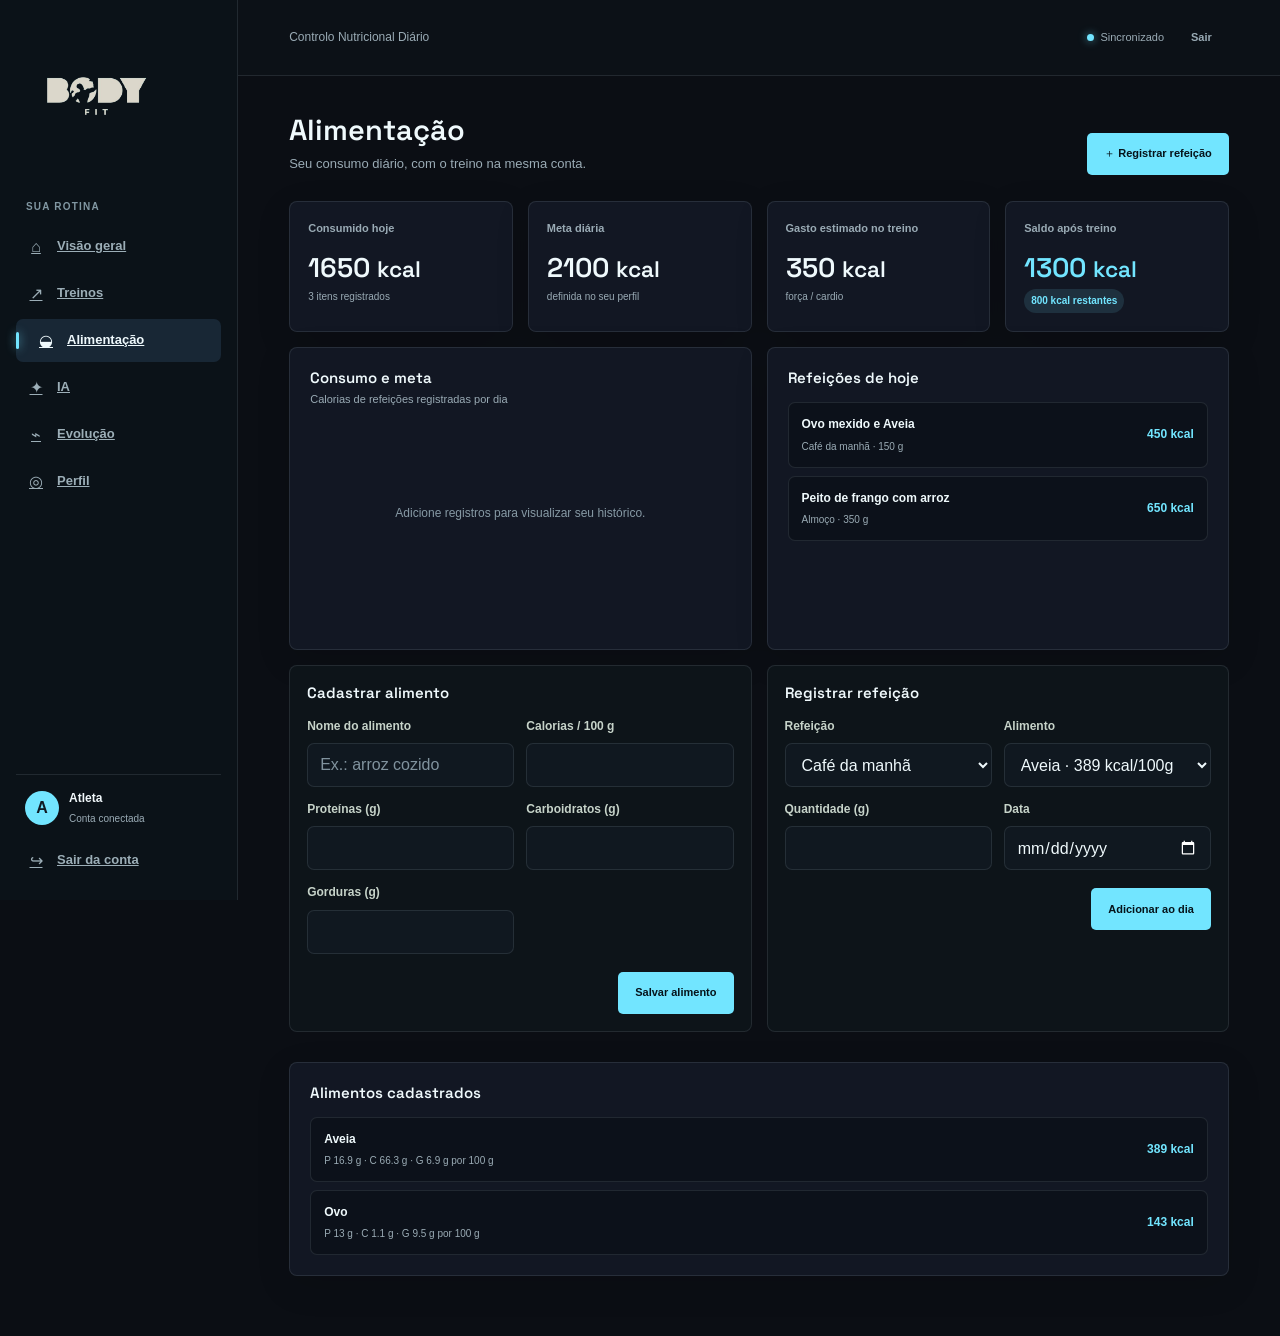
<file: alimentacao.html>
<!doctype html>
<html lang="pt-BR">
<head>
  <meta charset="utf-8">
  <meta name="viewport" content="width=device-width, initial-scale=1">
  <meta name="theme-color" content="#20392b">
  <meta name="description" content="Alimentação e balanço calórico no Body Fit.">
  <title>Alimentação | Body Fit</title>
  <link rel="preconnect" href="https://fonts.googleapis.com">
  <link rel="preconnect" href="https://fonts.gstatic.com" crossorigin>
  <link href="https://fonts.googleapis.com/css2?family=DM+Sans:wght@400;500;600;700&family=Space+Grotesk:wght@400;500;600;700&display=swap" rel="stylesheet">
  <link rel="stylesheet" href="styles.css">
  <link rel="stylesheet" href="cyber-theme.css">
  <link rel="stylesheet" href="auth.css">
  <link rel="stylesheet" href="charts.css">
  <link rel="stylesheet" href="alimentacao.css">
</head>
<body data-page="diet">
  <div class="app-shell">
    <aside class="sidebar">
      <a class="brand" href="index.html" aria-label="Body Fit">
        <span class="brand-logo-frame"><img class="brand-logo" src="img/bodyfit2-removebg-preview.png" alt="Body Fit"></span>
      </a>
      <div class="side-label">Sua rotina</div>
      <nav class="nav-list" aria-label="Navegação principal">
        <a href="home.html" class="nav-item"><span class="nav-icon">⌂</span><span>Visão geral</span></a>
        <a href="treinos.html" class="nav-item"><span class="nav-icon">↗</span><span>Treinos</span></a>
        <a href="alimentacao.html" class="nav-item active"><span class="nav-icon">◒</span><span>Alimentação</span></a>
        <a href="ia-coach.html" class="nav-item"><span class="nav-icon">✦</span><span>IA</span></a>
        <a href="evolucao.html" class="nav-item"><span class="nav-icon">⌁</span><span>Evolução</span></a>
        <a href="perfil.html" class="nav-item"><span class="nav-icon">◎</span><span>Perfil</span></a>
      </nav>
      <div class="sidebar-bottom">
        <div class="user-mini">
          <div class="avatar">A</div>
          <div style="min-width:0">
            <div class="user-name">Atleta</div>
            <div class="user-mode">Conta conectada</div>
          </div>
        </div>
        <a href="login.html" class="nav-item"><span class="nav-icon">↪</span><span>Sair da conta</span></a>
      </div>
    </aside>

    <section class="main-area">
      <header class="topbar">
        <div class="topbar-date">Controlo Nutricional Diário</div>
        <div class="topbar-right">
          <span class="sync-indicator"><i class="sync-dot"></i>Sincronizado</span>
          <a href="login.html" class="btn btn-quiet">Sair</a>
        </div>
      </header>
      <main class="page-content">
        <div class="page-heading">
          <div>
            <h1>Alimentação</h1>
            <p>Seu consumo diário, com o treino na mesma conta.</p>
          </div>
          <div class="heading-actions">
            <a href="#meal-form" class="btn">＋ Registrar refeição</a>
          </div>
        </div>

        <div class="grid grid-4">
          <div class="stat">
            <div class="stat-label">Consumido hoje</div>
            <div class="stat-value">1650 <small>kcal</small></div>
            <div class="stat-note">3 itens registrados</div>
          </div>
          <div class="stat">
            <div class="stat-label">Meta diária</div>
            <div class="stat-value">2100 <small>kcal</small></div>
            <div class="stat-note">definida no seu perfil</div>
          </div>
          <div class="stat">
            <div class="stat-label">Gasto estimado no treino</div>
            <div class="stat-value">350 <small>kcal</small></div>
            <div class="stat-note">força / cardio</div>
          </div>
          <div class="stat">
            <div class="stat-label">Saldo após treino</div>
            <div class="stat-value stat-accent">1300 <small>kcal</small></div>
            <div class="stat-note"><span class="badge">800 kcal restantes</span></div>
          </div>
        </div>

        <div style="height:15px"></div>

        <div class="grid grid-2">
          <section class="panel">
            <div class="panel-head"><div><h2>Consumo e meta</h2><p>Calorias de refeições registradas por dia</p></div></div>
            <div class="chart-wrap"><div class="chart-empty">Adicione registros para visualizar seu histórico.</div></div>
          </section>
          <section class="panel">
            <div class="panel-head"><div><h2>Refeições de hoje</h2></div></div>
            <div class="list">
              <div class="list-row">
                <div class="row-main">
                  <div class="row-title">Ovo mexido e Aveia</div>
                  <div class="row-meta">Café da manhã · 150 g</div>
                </div>
                <div class="row-value">450 kcal</div>
              </div>
              <div class="list-row">
                <div class="row-main">
                  <div class="row-title">Peito de frango com arroz</div>
                  <div class="row-meta">Almoço · 350 g</div>
                </div>
                <div class="row-value">650 kcal</div>
              </div>
            </div>
          </section>
        </div>

        <div style="height:15px"></div>

        <div class="grid grid-2">
          <section class="inline-form">
            <div class="panel-head"><div><h2>Cadastrar alimento</h2></div></div>
            <form id="food-form" action="#" onsubmit="return false;">
              <div class="form-grid">
                <div class="field"><label for="food-name">Nome do alimento</label><input id="food-name" name="name" type="text" placeholder="Ex.: arroz cozido" required></div>
                <div class="field"><label for="food-calories">Calorias / 100 g</label><input id="food-calories" name="calories" type="number" step=".1" required></div>
                <div class="field"><label for="food-protein">Proteínas (g)</label><input id="food-protein" name="protein" type="number" step=".1" required></div>
                <div class="field"><label for="food-carbs">Carboidratos (g)</label><input id="food-carbs" name="carbs" type="number" step=".1" required></div>
                <div class="field"><label for="food-fat">Gorduras (g)</label><input id="food-fat" name="fat" type="number" step=".1" required></div>
              </div>
              <div class="form-actions"><button class="btn" type="submit">Salvar alimento</button></div>
            </form>
          </section>

          <section class="inline-form" id="meal-form">
            <div class="panel-head"><div><h2>Registrar refeição</h2></div></div>
            <form id="meal-form-data" action="#" onsubmit="return false;">
              <div class="form-grid">
                <div class="field">
                  <label for="meal-type">Refeição</label>
                  <select id="meal-type" name="meal" required>
                    <option value="Café da manhã">Café da manhã</option>
                    <option value="Almoço">Almoço</option>
                    <option value="Lanche">Lanche</option>
                    <option value="Jantar">Jantar</option>
                  </select>
                </div>
                <div class="field">
                  <label for="meal-food">Alimento</label>
                  <select id="meal-food" name="foodId" required>
                    <option value="f1">Aveia · 389 kcal/100g</option>
                    <option value="f2">Ovo · 143 kcal/100g</option>
                    <option value="f3">Peito de frango · 165 kcal/100g</option>
                  </select>
                </div>
                <div class="field"><label for="meal-amount">Quantidade (g)</label><input id="meal-amount" name="amount" type="number" step=".1" required></div>
                <div class="field"><label for="meal-date">Data</label><input id="meal-date" name="date" type="date" required></div>
              </div>
              <div class="form-actions"><button class="btn" type="submit">Adicionar ao dia</button></div>
            </form>
          </section>
        </div>

        <section class="panel" style="margin-top:15px;">
          <div class="panel-head"><div><h2>Alimentos cadastrados</h2></div></div>
          <div class="list">
            <div class="list-row">
              <div class="row-main">
                <div class="row-title">Aveia</div>
                <div class="row-meta">P 16.9 g · C 66.3 g · G 6.9 g por 100 g</div>
              </div>
              <div class="row-value">389 kcal</div>
            </div>
            <div class="list-row">
              <div class="row-main">
                <div class="row-title">Ovo</div>
                <div class="row-meta">P 13 g · C 1.1 g · G 9.5 g por 100 g</div>
              </div>
              <div class="row-value">143 kcal</div>
            </div>
          </div>
        </section>
      </main>
    </section>

    <nav class="mobile-nav" aria-label="Navegação móvel">
      <a href="home.html" class="nav-item"><span class="nav-icon">⌂</span><span>Início</span></a>
      <a href="treinos.html" class="nav-item"><span class="nav-icon">↗</span><span>Treinos</span></a>
      <a href="alimentacao.html" class="nav-item active"><span class="nav-icon">◒</span><span>Dieta</span></a>
      <a href="ia-coach.html" class="nav-item"><span class="nav-icon">✦</span><span>IA</span></a>
      <a href="evolucao.html" class="nav-item"><span class="nav-icon">⌁</span><span>Evolução</span></a>
      <a href="perfil.html" class="nav-item"><span class="nav-icon">◎</span><span>Perfil</span></a>
    </nav>
  </div>
</body>
</html>
</file>
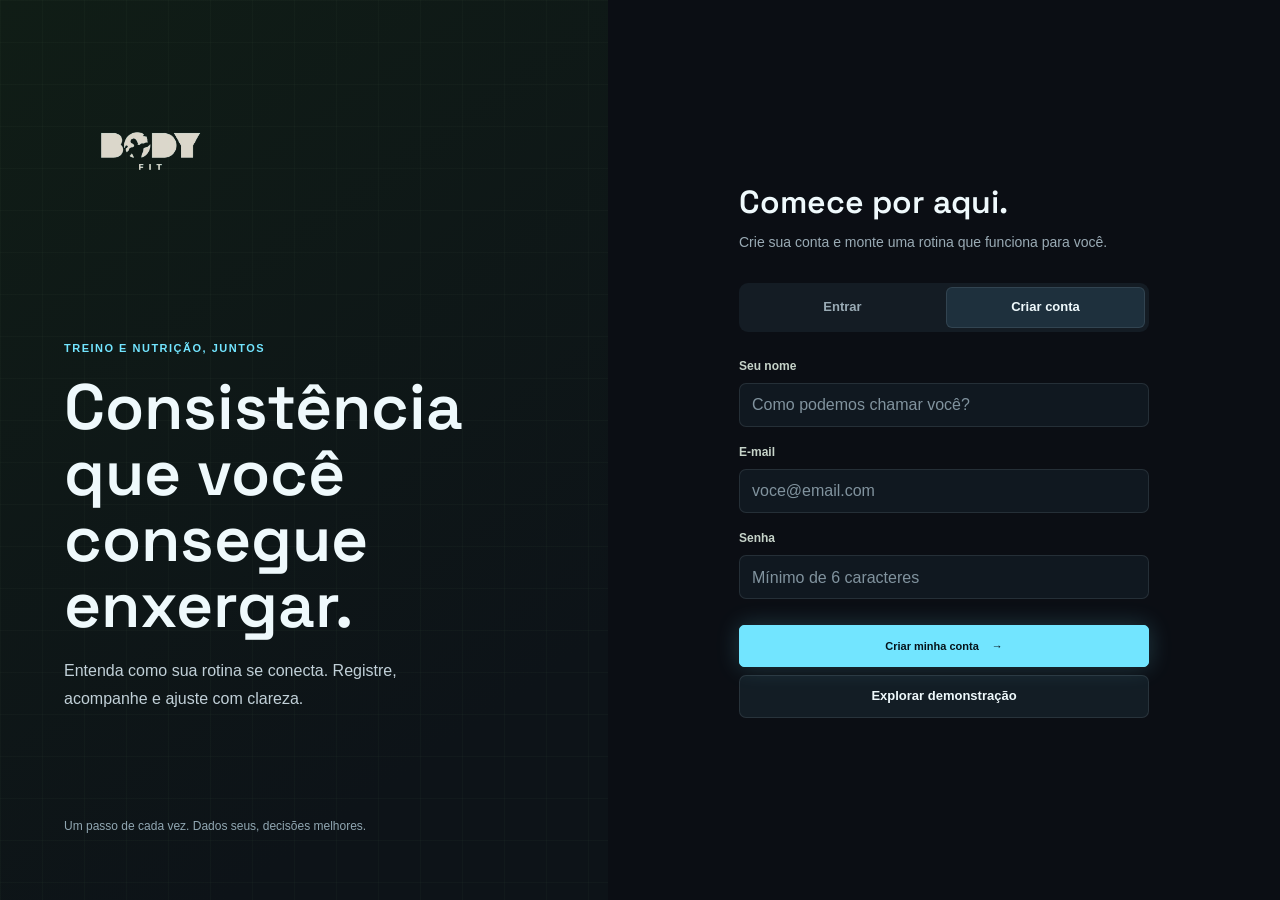
<file: cadastro.html>
<!doctype html>
<html lang="pt-BR">
<head>
  <meta charset="utf-8">
  <meta name="viewport" content="width=device-width, initial-scale=1">
  <meta name="theme-color" content="#0b0e14">
  <meta name="description" content="Crie sua conta Body Fit.">
  <title>Criar conta | Body Fit</title>
  <link rel="preconnect" href="https://fonts.googleapis.com">
  <link rel="preconnect" href="https://fonts.gstatic.com" crossorigin>
  <link href="https://fonts.googleapis.com/css2?family=DM+Sans:wght@400;500;600;700&family=Space+Grotesk:wght@400;500;600;700&display=swap" rel="stylesheet">
  <link rel="stylesheet" href="styles.css">
  <link rel="stylesheet" href="cyber-theme.css">
  <link rel="stylesheet" href="auth.css">
  <link rel="stylesheet" href="cadastro.css">
</head>
<body class="register-page" data-page="register">
  <section class="auth-shell">
    <aside class="auth-story">
      <a class="brand" href="index.html" aria-label="Body Fit">
        <span class="brand-logo-frame"><img class="brand-logo" src="img/bodyfit2-removebg-preview.png" alt="Body Fit"></span>
      </a>
      <div class="story-copy">
        <div class="eyebrow">Treino e nutrição, juntos</div>
        <h1>Consistência que você consegue enxergar.</h1>
        <p>Entenda como sua rotina se conecta. Registre, acompanhe e ajuste com clareza.</p>
      </div>
      <div class="story-foot">Um passo de cada vez. Dados seus, decisões melhores.</div>
    </aside>

    <section class="auth-panel">
      <div class="auth-form-wrap">
        <h2>Comece por aqui.</h2>
        <p class="auth-sub">Crie sua conta e monte uma rotina que funciona para você.</p>
        
        <div class="auth-tabs">
          <a href="login.html" class="auth-tab">Entrar</a>
          <a href="cadastro.html" class="auth-tab active">Criar conta</a>
        </div>

        <form id="auth-form" class="register-form">
          <div class="field">
            <label for="auth-name">Seu nome</label>
            <input id="auth-name" name="name" autocomplete="name" placeholder="Como podemos chamar você?" required maxlength="60">
          </div>
          <div class="field">
            <label for="auth-email">E-mail</label>
            <input id="auth-email" name="email" type="email" autocomplete="email" placeholder="voce@email.com" required>
          </div>
          <div class="field">
            <label for="auth-password">Senha</label>
            <input id="auth-password" name="password" type="password" autocomplete="new-password" placeholder="Mínimo de 6 caracteres" minlength="6" required>
          </div>
          <button class="btn btn-primary" type="submit">Criar minha conta <span aria-hidden="true">→</span></button>
          <p class="auth-error" id="auth-error" role="alert" aria-live="polite"></p>
        </form>

        <a href="demo.html" class="demo-button register-demo-link">Explorar demonstração</a>
      </div>
    </section>
  </section>
  <script src="firebase-config.js"></script>
  <script type="module" src="cadastro.js"></script>
</body>
</html>
</file>
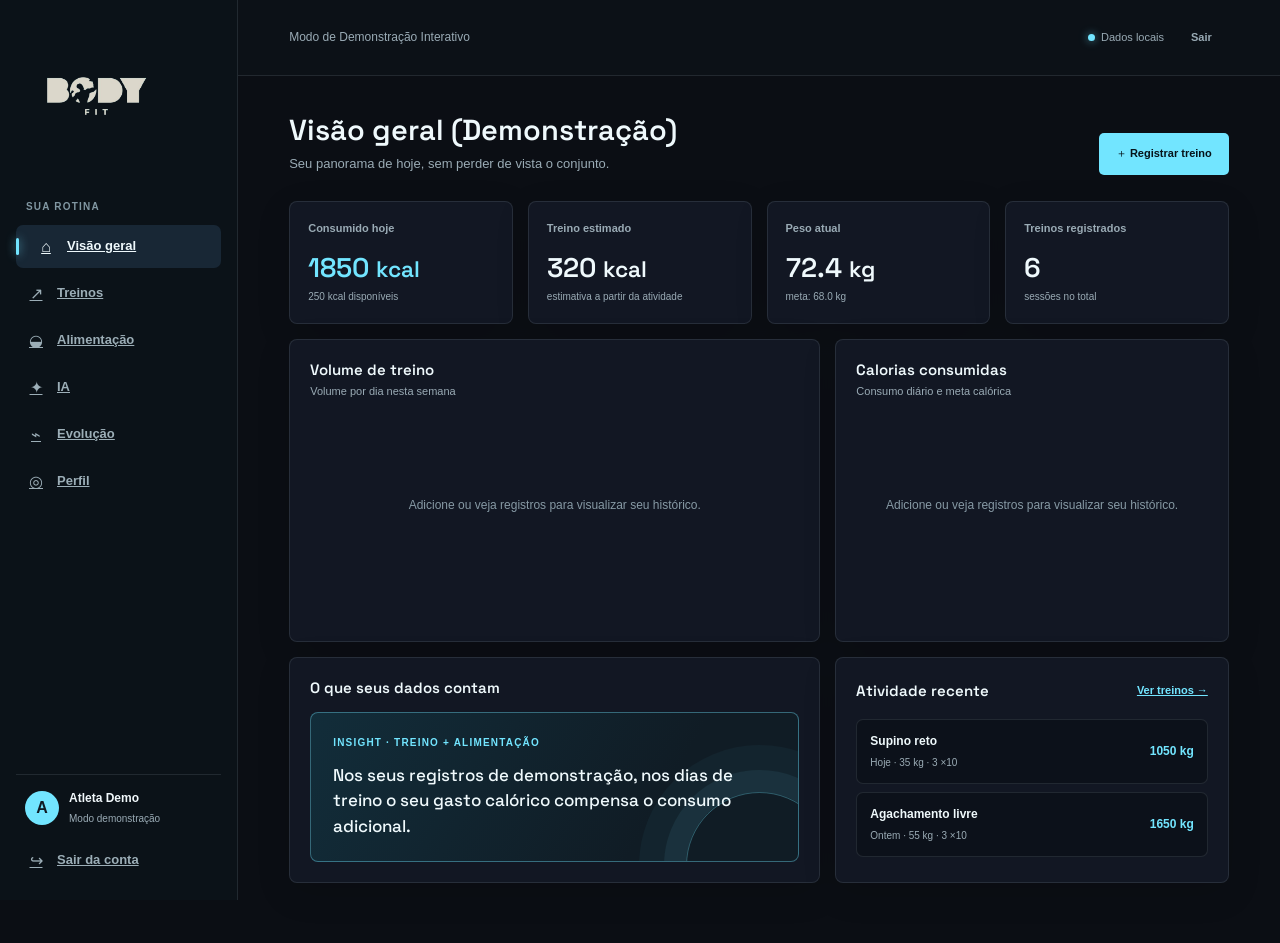
<file: demo.html>
<!doctype html>
<html lang="pt-BR">
<head>
  <meta charset="utf-8">
  <meta name="viewport" content="width=device-width, initial-scale=1">
  <meta name="theme-color" content="#0b0e14">
  <meta name="description" content="Demonstração local da plataforma Body Fit.">
  <title>Demonstração | Body Fit</title>
  <link rel="preconnect" href="https://fonts.googleapis.com">
  <link rel="preconnect" href="https://fonts.gstatic.com" crossorigin>
  <link href="https://fonts.googleapis.com/css2?family=DM+Sans:wght@400;500;600;700&family=Space+Grotesk:wght@400;500;600;700&display=swap" rel="stylesheet">
  <link rel="stylesheet" href="styles.css">
  <link rel="stylesheet" href="cyber-theme.css">
  <link rel="stylesheet" href="charts.css">
  <link rel="stylesheet" href="home.css">
</head>
<body data-page="demo">
  <div class="app-shell">
    <aside class="sidebar">
      <a class="brand" href="index.html" aria-label="Body Fit">
        <span class="brand-logo-frame"><img class="brand-logo" src="img/bodyfit2-removebg-preview.png" alt="Body Fit"></span>
      </a>
      <div class="side-label">Sua rotina</div>
      <nav class="nav-list" aria-label="Navegação principal">
        <a href="home.html" class="nav-item active"><span class="nav-icon">⌂</span><span>Visão geral</span></a>
        <a href="treinos.html" class="nav-item"><span class="nav-icon">↗</span><span>Treinos</span></a>
        <a href="alimentacao.html" class="nav-item"><span class="nav-icon">◒</span><span>Alimentação</span></a>
        <a href="ia-coach.html" class="nav-item"><span class="nav-icon">✦</span><span>IA</span></a>
        <a href="evolucao.html" class="nav-item"><span class="nav-icon">⌁</span><span>Evolução</span></a>
        <a href="perfil.html" class="nav-item"><span class="nav-icon">◎</span><span>Perfil</span></a>
      </nav>
      <div class="sidebar-bottom">
        <div class="user-mini">
          <div class="avatar">A</div>
          <div style="min-width:0">
            <div class="user-name">Atleta Demo</div>
            <div class="user-mode">Modo demonstração</div>
          </div>
        </div>
        <a href="login.html" class="nav-item"><span class="nav-icon">↪</span><span>Sair da conta</span></a>
      </div>
    </aside>

    <section class="main-area">
      <header class="topbar">
        <div class="topbar-date">Modo de Demonstração Interativo</div>
        <div class="topbar-right">
          <span class="sync-indicator"><i class="sync-dot"></i>Dados locais</span>
          <a href="login.html" class="btn btn-quiet">Sair</a>
        </div>
      </header>
      <main class="page-content">
        <div class="page-heading">
          <div>
            <h1>Visão geral (Demonstração)</h1>
            <p>Seu panorama de hoje, sem perder de vista o conjunto.</p>
          </div>
          <div class="heading-actions">
            <a href="treinos.html" class="btn">＋ Registrar treino</a>
          </div>
        </div>

        <div class="grid grid-4">
          <div class="stat">
            <div class="stat-label">Consumido hoje</div>
            <div class="stat-value stat-accent">1850 <small>kcal</small></div>
            <div class="stat-note">250 kcal disponíveis</div>
          </div>
          <div class="stat">
            <div class="stat-label">Treino estimado</div>
            <div class="stat-value">320 <small>kcal</small></div>
            <div class="stat-note">estimativa a partir da atividade</div>
          </div>
          <div class="stat">
            <div class="stat-label">Peso atual</div>
            <div class="stat-value">72.4 <small>kg</small></div>
            <div class="stat-note">meta: 68.0 kg</div>
          </div>
          <div class="stat">
            <div class="stat-label">Treinos registrados</div>
            <div class="stat-value">6</div>
            <div class="stat-note">sessões no total</div>
          </div>
        </div>

        <div class="overview-grid">
          <section class="panel">
            <div class="panel-head"><div><h2>Volume de treino</h2><p>Volume por dia nesta semana</p></div></div>
            <div class="chart-wrap"><div class="chart-empty">Adicione ou veja registros para visualizar seu histórico.</div></div>
          </section>
          <section class="panel">
            <div class="panel-head"><div><h2>Calorias consumidas</h2><p>Consumo diário e meta calórica</p></div></div>
            <div class="chart-wrap"><div class="chart-empty">Adicione ou veja registros para visualizar seu histórico.</div></div>
          </section>
        </div>

        <div class="overview-grid">
          <section class="panel">
            <div class="panel-head"><div><h2>O que seus dados contam</h2></div></div>
            <div class="insight-card">
              <div class="insight-kicker">Insight · treino + alimentação</div>
              <p class="insight-text">Nos seus registros de demonstração, nos dias de treino o seu gasto calórico compensa o consumo adicional.</p>
            </div>
          </section>
          <section class="panel">
            <div class="panel-head">
              <div><h2>Atividade recente</h2></div>
              <a href="treinos.html" class="panel-link">Ver treinos →</a>
            </div>
            <div class="list">
              <div class="list-row">
                <div class="row-main">
                  <div class="row-title">Supino reto</div>
                  <div class="row-meta">Hoje · 35 kg · 3 ×10</div>
                </div>
                <div class="row-value">1050 kg</div>
              </div>
              <div class="list-row">
                <div class="row-main">
                  <div class="row-title">Agachamento livre</div>
                  <div class="row-meta">Ontem · 55 kg · 3 ×10</div>
                </div>
                <div class="row-value">1650 kg</div>
              </div>
            </div>
          </section>
        </div>
      </main>
    </section>

    <nav class="mobile-nav" aria-label="Navegação móvel">
      <a href="home.html" class="nav-item active"><span class="nav-icon">⌂</span><span>Início</span></a>
      <a href="treinos.html" class="nav-item"><span class="nav-icon">↗</span><span>Treinos</span></a>
      <a href="alimentacao.html" class="nav-item"><span class="nav-icon">◒</span><span>Dieta</span></a>
      <a href="ia-coach.html" class="nav-item"><span class="nav-icon">✦</span><span>IA</span></a>
      <a href="evolucao.html" class="nav-item"><span class="nav-icon">⌁</span><span>Evolução</span></a>
      <a href="perfil.html" class="nav-item"><span class="nav-icon">◎</span><span>Perfil</span></a>
    </nav>
  </div>
</body>
</html>
</file>
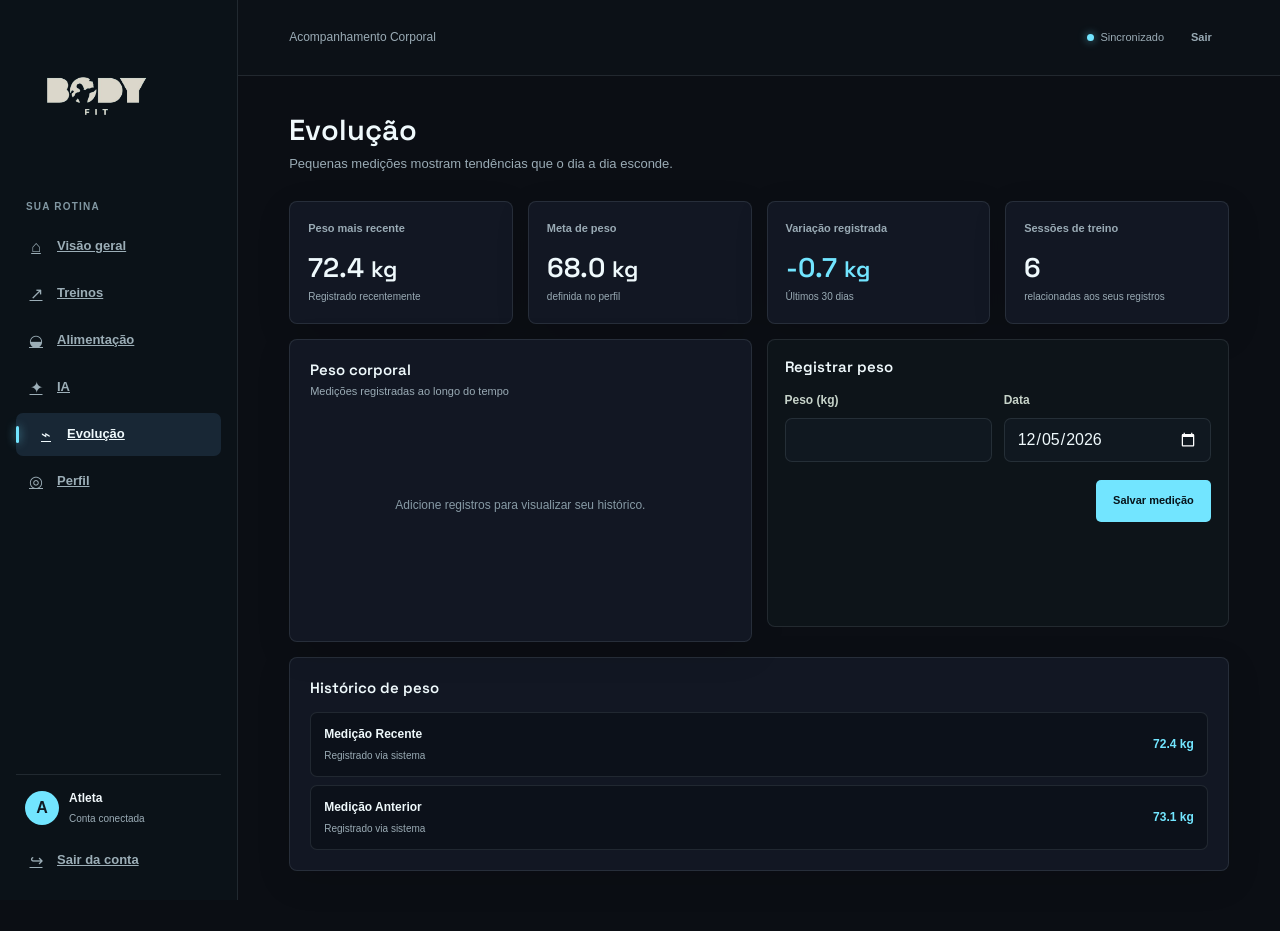
<file: evolucao.html>
<!doctype html>
<html lang="pt-BR">
<head>
  <meta charset="utf-8">
  <meta name="viewport" content="width=device-width, initial-scale=1">
  <meta name="theme-color" content="#20392b">
  <meta name="description" content="Acompanhe sua evolução corporal no Body Fit.">
  <title>Evolução | Body Fit</title>
  <link rel="preconnect" href="https://fonts.googleapis.com">
  <link rel="preconnect" href="https://fonts.gstatic.com" crossorigin>
  <link href="https://fonts.googleapis.com/css2?family=DM+Sans:wght@400;500;600;700&family=Space+Grotesk:wght@400;500;600;700&display=swap" rel="stylesheet">
  <link rel="stylesheet" href="styles.css">
  <link rel="stylesheet" href="cyber-theme.css">
  <link rel="stylesheet" href="auth.css">
  <link rel="stylesheet" href="charts.css">
  <link rel="stylesheet" href="evolucao.css">
</head>
<body data-page="progress">
  <div class="app-shell">
    <aside class="sidebar">
      <a class="brand" href="index.html" aria-label="Body Fit">
        <span class="brand-logo-frame"><img class="brand-logo" src="img/bodyfit2-removebg-preview.png" alt="Body Fit"></span>
      </a>
      <div class="side-label">Sua rotina</div>
      <nav class="nav-list" aria-label="Navegação principal">
        <a href="home.html" class="nav-item"><span class="nav-icon">⌂</span><span>Visão geral</span></a>
        <a href="treinos.html" class="nav-item"><span class="nav-icon">↗</span><span>Treinos</span></a>
        <a href="alimentacao.html" class="nav-item"><span class="nav-icon">◒</span><span>Alimentação</span></a>
        <a href="ia-coach.html" class="nav-item"><span class="nav-icon">✦</span><span>IA</span></a>
        <a href="evolucao.html" class="nav-item active"><span class="nav-icon">⌁</span><span>Evolução</span></a>
        <a href="perfil.html" class="nav-item"><span class="nav-icon">◎</span><span>Perfil</span></a>
      </nav>
      <div class="sidebar-bottom">
        <div class="user-mini">
          <div class="avatar">A</div>
          <div style="min-width:0">
            <div class="user-name">Atleta</div>
            <div class="user-mode">Conta conectada</div>
          </div>
        </div>
        <a href="login.html" class="nav-item"><span class="nav-icon">↪</span><span>Sair da conta</span></a>
      </div>
    </aside>

    <section class="main-area">
      <header class="topbar">
        <div class="topbar-date">Acompanhamento Corporal</div>
        <div class="topbar-right">
          <span class="sync-indicator"><i class="sync-dot"></i>Sincronizado</span>
          <a href="login.html" class="btn btn-quiet">Sair</a>
        </div>
      </header>
      <main class="page-content">
        <div class="page-heading">
          <div>
            <h1>Evolução</h1>
            <p>Pequenas medições mostram tendências que o dia a dia esconde.</p>
          </div>
        </div>

        <div class="grid grid-4">
          <div class="stat">
            <div class="stat-label">Peso mais recente</div>
            <div class="stat-value">72.4 <small>kg</small></div>
            <div class="stat-note">Registrado recentemente</div>
          </div>
          <div class="stat">
            <div class="stat-label">Meta de peso</div>
            <div class="stat-value">68.0 <small>kg</small></div>
            <div class="stat-note">definida no perfil</div>
          </div>
          <div class="stat">
            <div class="stat-label">Variação registrada</div>
            <div class="stat-value stat-accent">-0.7 <small>kg</small></div>
            <div class="stat-note">Últimos 30 dias</div>
          </div>
          <div class="stat">
            <div class="stat-label">Sessões de treino</div>
            <div class="stat-value">6</div>
            <div class="stat-note">relacionadas aos seus registros</div>
          </div>
        </div>

        <div style="height:15px"></div>

        <div class="grid grid-2">
          <section class="panel">
            <div class="panel-head"><div><h2>Peso corporal</h2><p>Medições registradas ao longo do tempo</p></div></div>
            <div class="chart-wrap"><div class="chart-empty">Adicione registros para visualizar seu histórico.</div></div>
          </section>

          <section class="inline-form">
            <div class="panel-head"><div><h2>Registrar peso</h2></div></div>
            <form id="weight-form" action="#">
              <div class="form-grid">
                <div class="field"><label for="weight-input">Peso (kg)</label><input id="weight-input" name="weight" type="number" step=".1" required></div>
                <div class="field"><label for="weight-date">Data</label><input id="weight-date" name="date" type="date" required></div>
              </div>
              <div class="form-actions"><button class="btn" type="submit">Salvar medição</button></div>
            </form>
          </section>
        </div>

        <section class="panel" style="margin-top:15px;">
          <div class="panel-head"><div><h2>Histórico de peso</h2></div></div>
          <div class="list" id="weight-history-list">
            <div class="list-row">
              <div class="row-main">
                <div class="row-title">Medição Recente</div>
                <div class="row-meta">Registrado via sistema</div>
              </div>
              <div class="row-value">72.4 kg</div>
            </div>
            <div class="list-row">
              <div class="row-main">
                <div class="row-title">Medição Anterior</div>
                <div class="row-meta">Registrado via sistema</div>
              </div>
              <div class="row-value">73.1 kg</div>
            </div>
          </div>
        </section>
      </main>
    </section>

    <nav class="mobile-nav" aria-label="Navegação móvel">
      <a href="home.html" class="nav-item"><span class="nav-icon">⌂</span><span>Início</span></a>
      <a href="treinos.html" class="nav-item"><span class="nav-icon">↗</span><span>Treinos</span></a>
      <a href="alimentacao.html" class="nav-item"><span class="nav-icon">◒</span><span>Dieta</span></a>
      <a href="ia-coach.html" class="nav-item"><span class="nav-icon">✦</span><span>IA</span></a>
      <a href="evolucao.html" class="nav-item active"><span class="nav-icon">⌁</span><span>Evolução</span></a>
      <a href="perfil.html" class="nav-item"><span class="nav-icon">◎</span><span>Perfil</span></a>
    </nav>
  </div>

  <!-- Carregamento correto do script como MÓDULO -->
  <script type="module" src="evolucao.js"></script>
</body>
</html>
</file>
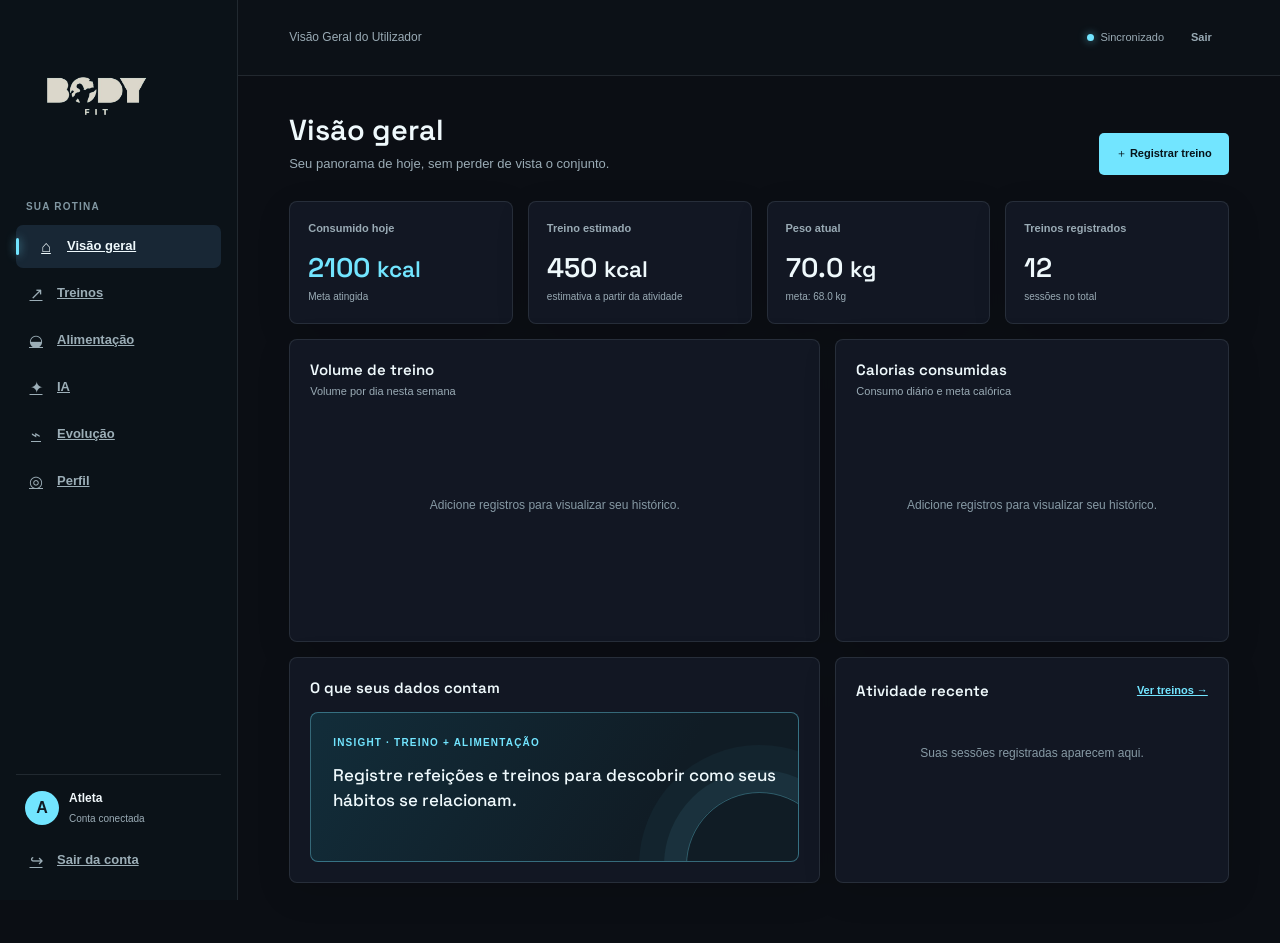
<file: home.html>
<!doctype html>
<html lang="pt-BR">
<head>
  <meta charset="utf-8">
  <meta name="viewport" content="width=device-width, initial-scale=1">
  <meta name="theme-color" content="#0b0e14">
  <meta name="description" content="Painel de treino, alimentação e evolução Body Fit.">
  <title>Painel | Body Fit</title>
  <link rel="preconnect" href="https://fonts.googleapis.com">
  <link rel="preconnect" href="https://fonts.gstatic.com" crossorigin>
  <link href="https://fonts.googleapis.com/css2?family=DM+Sans:wght@400;500;600;700&family=Space+Grotesk:wght@400;500;600;700&display=swap" rel="stylesheet">
  <link rel="stylesheet" href="styles.css">
  <link rel="stylesheet" href="cyber-theme.css">
  <link rel="stylesheet" href="charts.css">
  <link rel="stylesheet" href="home.css">
</head>
<body data-page="home">
  <div class="app-shell">
    <aside class="sidebar">
      <a class="brand" href="index.html" aria-label="Body Fit">
        <span class="brand-logo-frame"><img class="brand-logo" src="img/bodyfit2-removebg-preview.png" alt="Body Fit"></span>
      </a>
      <div class="side-label">Sua rotina</div>
      <nav class="nav-list" aria-label="Navegação principal">
        <a href="home.html" class="nav-item active"><span class="nav-icon">⌂</span><span>Visão geral</span></a>
        <a href="treinos.html" class="nav-item"><span class="nav-icon">↗</span><span>Treinos</span></a>
        <a href="alimentacao.html" class="nav-item"><span class="nav-icon">◒</span><span>Alimentação</span></a>
        <a href="ia-coach.html" class="nav-item"><span class="nav-icon">✦</span><span>IA</span></a>
        <a href="evolucao.html" class="nav-item"><span class="nav-icon">⌁</span><span>Evolução</span></a>
        <a href="perfil.html" class="nav-item"><span class="nav-icon">◎</span><span>Perfil</span></a>
      </nav>
      <div class="sidebar-bottom">
        <div class="user-mini">
          <div class="avatar">A</div>
          <div style="min-width:0">
            <div class="user-name">Atleta</div>
            <div class="user-mode">Conta conectada</div>
          </div>
        </div>
        <a href="login.html" class="nav-item"><span class="nav-icon">↪</span><span>Sair da conta</span></a>
      </div>
    </aside>

    <section class="main-area">
      <header class="topbar">
        <div class="topbar-date">Visão Geral do Utilizador</div>
        <div class="topbar-right">
          <span class="sync-indicator"><i class="sync-dot"></i>Sincronizado</span>
          <a href="login.html" class="btn btn-quiet">Sair</a>
        </div>
      </header>
      <main class="page-content">
        <div class="page-heading">
          <div>
            <h1>Visão geral</h1>
            <p>Seu panorama de hoje, sem perder de vista o conjunto.</p>
          </div>
          <div class="heading-actions">
            <a href="treinos.html" class="btn">＋ Registrar treino</a>
          </div>
        </div>

        <div class="grid grid-4">
          <div class="stat">
            <div class="stat-label">Consumido hoje</div>
            <div class="stat-value stat-accent">2100 <small>kcal</small></div>
            <div class="stat-note">Meta atingida</div>
          </div>
          <div class="stat">
            <div class="stat-label">Treino estimado</div>
            <div class="stat-value">450 <small>kcal</small></div>
            <div class="stat-note">estimativa a partir da atividade</div>
          </div>
          <div class="stat">
            <div class="stat-label">Peso atual</div>
            <div class="stat-value">70.0 <small>kg</small></div>
            <div class="stat-note">meta: 68.0 kg</div>
          </div>
          <div class="stat">
            <div class="stat-label">Treinos registrados</div>
            <div class="stat-value">12</div>
            <div class="stat-note">sessões no total</div>
          </div>
        </div>

        <div class="overview-grid">
          <section class="panel">
            <div class="panel-head"><div><h2>Volume de treino</h2><p>Volume por dia nesta semana</p></div></div>
            <div class="chart-wrap"><div class="chart-empty">Adicione registros para visualizar seu histórico.</div></div>
          </section>
          <section class="panel">
            <div class="panel-head"><div><h2>Calorias consumidas</h2><p>Consumo diário e meta calórica</p></div></div>
            <div class="chart-wrap"><div class="chart-empty">Adicione registros para visualizar seu histórico.</div></div>
          </section>
        </div>

        <div class="overview-grid">
          <section class="panel">
            <div class="panel-head"><div><h2>O que seus dados contam</h2></div></div>
            <div class="insight-card">
              <div class="insight-kicker">Insight · treino + alimentação</div>
              <p class="insight-text">Registre refeições e treinos para descobrir como seus hábitos se relacionam.</p>
            </div>
          </section>
          <section class="panel">
            <div class="panel-head">
              <div><h2>Atividade recente</h2></div>
              <a href="treinos.html" class="panel-link">Ver treinos →</a>
            </div>
            <div class="list">
              <div class="empty-state">Suas sessões registradas aparecem aqui.</div>
            </div>
          </section>
        </div>
      </main>
    </section>

    <nav class="mobile-nav" aria-label="Navegação móvel">
      <a href="home.html" class="nav-item active"><span class="nav-icon">⌂</span><span>Início</span></a>
      <a href="treinos.html" class="nav-item"><span class="nav-icon">↗</span><span>Treinos</span></a>
      <a href="alimentacao.html" class="nav-item"><span class="nav-icon">◒</span><span>Dieta</span></a>
      <a href="ia-coach.html" class="nav-item"><span class="nav-icon">✦</span><span>IA</span></a>
      <a href="evolucao.html" class="nav-item"><span class="nav-icon">⌁</span><span>Evolução</span></a>
      <a href="perfil.html" class="nav-item"><span class="nav-icon">◎</span><span>Perfil</span></a>
    </nav>
  </div>
</body>
</html>
</file>
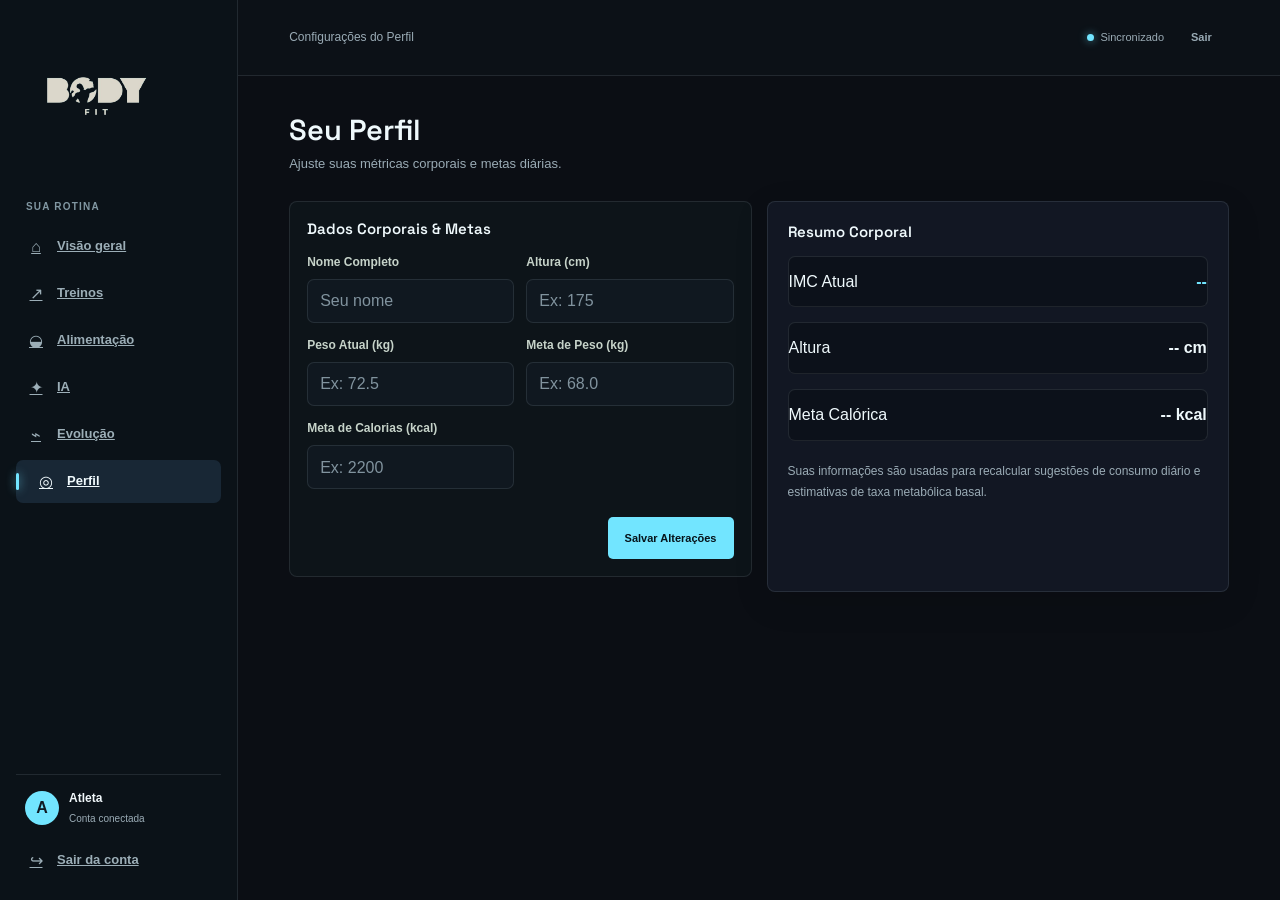
<file: perfil.html>
<!doctype html>
<html lang="pt-BR">
<head>
  <meta charset="utf-8">
  <meta name="viewport" content="width=device-width, initial-scale=1">
  <meta name="theme-color" content="#20392b">
  <meta name="description" content="Metas e dados do seu perfil Body Fit.">
  <title>Perfil | Body Fit</title>
  <link rel="preconnect" href="https://fonts.googleapis.com">
  <link rel="preconnect" href="https://fonts.gstatic.com" crossorigin>
  <link href="https://fonts.googleapis.com/css2?family=DM+Sans:wght@400;500;600;700&family=Space+Grotesk:wght@400;500;600;700&display=swap" rel="stylesheet">
  <link rel="stylesheet" href="styles.css">
  <link rel="stylesheet" href="cyber-theme.css">
  <link rel="stylesheet" href="auth.css">
  <link rel="stylesheet" href="perfil.css">
</head>
<body data-page="profile">
  <div class="app-shell">
    <aside class="sidebar">
      <a class="brand" href="index.html" aria-label="Body Fit">
        <span class="brand-logo-frame"><img class="brand-logo" src="img/bodyfit2-removebg-preview.png" alt="Body Fit"></span>
      </a>
      <div class="side-label">Sua rotina</div>
      <nav class="nav-list" aria-label="Navegação principal">
        <a href="home.html" class="nav-item"><span class="nav-icon">⌂</span><span>Visão geral</span></a>
        <a href="treinos.html" class="nav-item"><span class="nav-icon">↗</span><span>Treinos</span></a>
        <a href="alimentacao.html" class="nav-item"><span class="nav-icon">◒</span><span>Alimentação</span></a>
        <a href="ia-coach.html" class="nav-item"><span class="nav-icon">✦</span><span>IA</span></a>
        <a href="evolucao.html" class="nav-item"><span class="nav-icon">⌁</span><span>Evolução</span></a>
        <a href="perfil.html" class="nav-item active"><span class="nav-icon">◎</span><span>Perfil</span></a>
      </nav>
      <div class="sidebar-bottom">
        <div class="user-mini">
          <div class="avatar" id="avatar-initial">A</div>
          <div style="min-width:0">
            <div class="user-name" id="user-display-name">Atleta</div>
            <div class="user-mode">Conta conectada</div>
          </div>
        </div>
        <a href="login.html" class="nav-item"><span class="nav-icon">↪</span><span>Sair da conta</span></a>
      </div>
    </aside>

    <section class="main-area">
      <header class="topbar">
        <div class="topbar-date">Configurações do Perfil</div>
        <div class="topbar-right">
          <span class="sync-indicator"><i class="sync-dot"></i>Sincronizado</span>
          <a href="login.html" class="btn btn-quiet">Sair</a>
        </div>
      </header>

      <main class="page-content">
        <div class="page-heading">
          <div>
            <h1>Seu Perfil</h1>
            <p>Ajuste suas métricas corporais e metas diárias.</p>
          </div>
        </div>

        <div class="grid grid-2">
          <!-- Formulário de Dados Pessoais e Metas -->
          <section class="inline-form">
            <div class="panel-head"><div><h2>Dados Corporais & Metas</h2></div></div>
            <form id="profile-form">
              <div class="form-grid">
                <div class="field">
                  <label for="profile-name">Nome Completo</label>
                  <input id="profile-name" name="name" type="text" placeholder="Seu nome" required>
                </div>
                <div class="field">
                  <label for="profile-height">Altura (cm)</label>
                  <input id="profile-height" name="height" type="number" step="1" placeholder="Ex: 175" required>
                </div>
                <div class="field">
                  <label for="profile-weight">Peso Atual (kg)</label>
                  <input id="profile-weight" name="weight" type="number" step="0.1" placeholder="Ex: 72.5" required>
                </div>
                <div class="field">
                  <label for="profile-goal-weight">Meta de Peso (kg)</label>
                  <input id="profile-goal-weight" name="goalWeight" type="number" step="0.1" placeholder="Ex: 68.0" required>
                </div>
                <div class="field">
                  <label for="profile-calories">Meta de Calorias (kcal)</label>
                  <input id="profile-calories" name="calories" type="number" placeholder="Ex: 2200" required>
                </div>
              </div>
              <div class="form-actions" style="margin-top: 15px;">
                <button class="btn" type="submit">Salvar Alterações</button>
              </div>
            </form>
          </section>

          <!-- Resumo de Métricas -->
          <section class="panel">
            <div class="panel-head"><div><h2>Resumo Corporal</h2></div></div>
            <div class="list" style="gap: 15px;">
              <div class="list-row" style="display:flex; justify-content:space-between; padding:12px 0; border-bottom:1px solid rgba(255,255,255,0.08);">
                <span>IMC Atual</span>
                <strong id="display-imc" style="color:var(--neon-green, #639151);">--</strong>
              </div>
              <div class="list-row" style="display:flex; justify-content:space-between; padding:12px 0; border-bottom:1px solid rgba(255,255,255,0.08);">
                <span>Altura</span>
                <strong id="display-height">-- cm</strong>
              </div>
              <div class="list-row" style="display:flex; justify-content:space-between; padding:12px 0; border-bottom:1px solid rgba(255,255,255,0.08);">
                <span>Meta Calórica</span>
                <strong id="display-calories">-- kcal</strong>
              </div>
            </div>
            <p class="profile-method-note" style="margin-top:20px; color:var(--text-muted, #888);">
              Suas informações são usadas para recalcular sugestões de consumo diário e estimativas de taxa metabólica basal.
            </p>
          </section>
        </div>
      </main>
    </section>
  </div>

  <script src="perfil.js"></script>
</body>
</html>
</file>
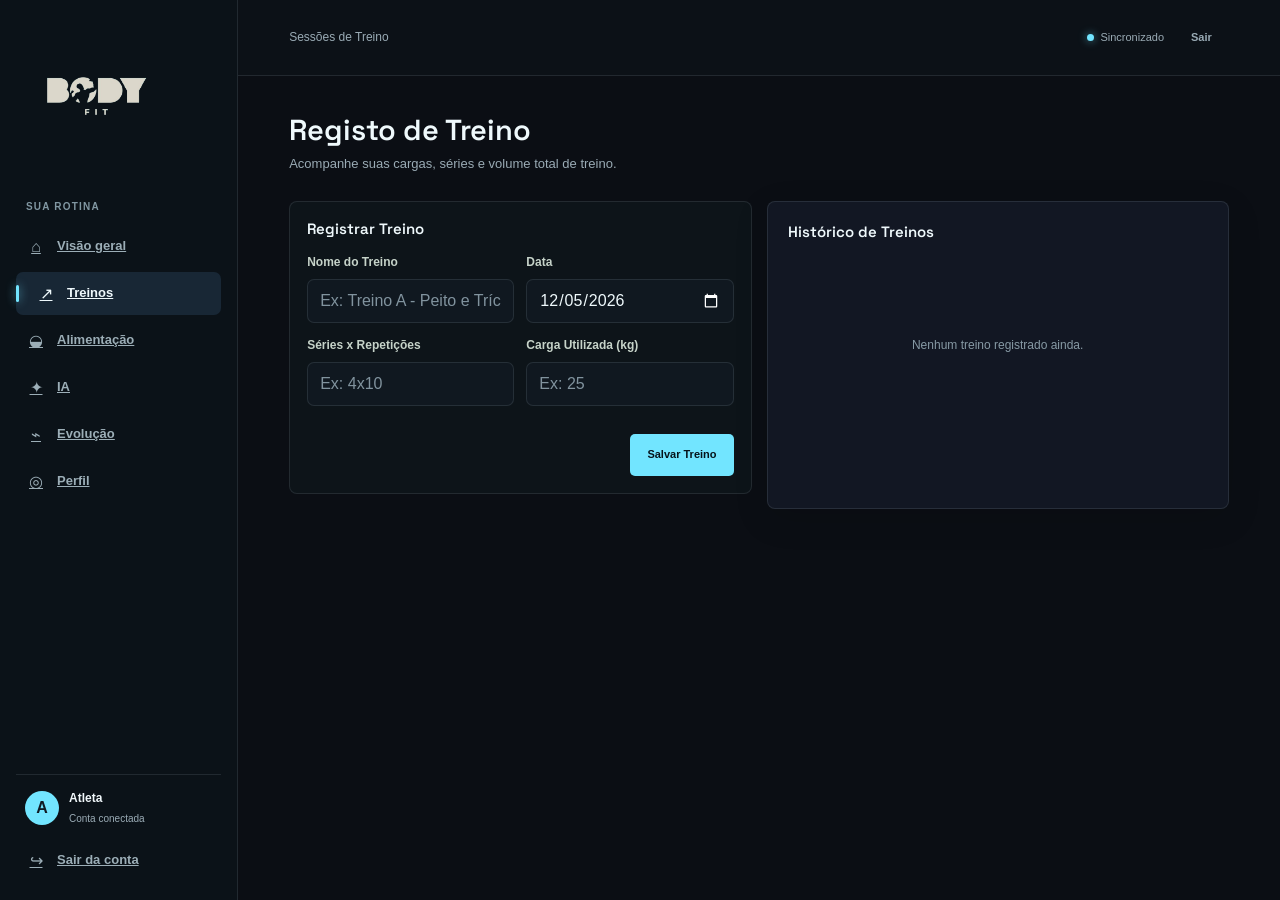
<file: treinos.html>
<!doctype html>
<html lang="pt-BR">
<head>
  <meta charset="utf-8">
  <meta name="viewport" content="width=device-width, initial-scale=1">
  <meta name="theme-color" content="#20392b">
  <meta name="description" content="Exercícios, treinos e progressão no Body Fit.">
  <title>Treinos | Body Fit</title>
  <link rel="preconnect" href="https://fonts.googleapis.com">
  <link rel="preconnect" href="https://fonts.gstatic.com" crossorigin>
  <link href="https://fonts.googleapis.com/css2?family=DM+Sans:wght@400;500;600;700&family=Space+Grotesk:wght@400;500;600;700&display=swap" rel="stylesheet">
  <link rel="stylesheet" href="styles.css">
  <link rel="stylesheet" href="cyber-theme.css">
  <link rel="stylesheet" href="auth.css">
  <link rel="stylesheet" href="charts.css">
  <link rel="stylesheet" href="treinos.css">
</head>
<body data-page="training">
  <div class="app-shell">
    <aside class="sidebar">
      <a class="brand" href="index.html" aria-label="Body Fit">
        <span class="brand-logo-frame"><img class="brand-logo" src="img/bodyfit2-removebg-preview.png" alt="Body Fit"></span>
      </a>
      <div class="side-label">Sua rotina</div>
      <nav class="nav-list" aria-label="Navegação principal">
        <a href="home.html" class="nav-item"><span class="nav-icon">⌂</span><span>Visão geral</span></a>
        <a href="treinos.html" class="nav-item active"><span class="nav-icon">↗</span><span>Treinos</span></a>
        <a href="alimentacao.html" class="nav-item"><span class="nav-icon">◒</span><span>Alimentação</span></a>
        <a href="ia-coach.html" class="nav-item"><span class="nav-icon">✦</span><span>IA</span></a>
        <a href="evolucao.html" class="nav-item"><span class="nav-icon">⌁</span><span>Evolução</span></a>
        <a href="perfil.html" class="nav-item"><span class="nav-icon">◎</span><span>Perfil</span></a>
      </nav>
      <div class="sidebar-bottom">
        <div class="user-mini">
          <div class="avatar">A</div>
          <div style="min-width:0">
            <div class="user-name">Atleta</div>
            <div class="user-mode">Conta conectada</div>
          </div>
        </div>
        <a href="login.html" class="nav-item"><span class="nav-icon">↪</span><span>Sair da conta</span></a>
      </div>
    </aside>

    <section class="main-area">
      <header class="topbar">
        <div class="topbar-date">Sessões de Treino</div>
        <div class="topbar-right">
          <span class="sync-indicator"><i class="sync-dot"></i>Sincronizado</span>
          <a href="login.html" class="btn btn-quiet">Sair</a>
        </div>
      </header>
      <main class="page-content">
        <div class="page-heading">
          <div>
            <h1>Registo de Treino</h1>
            <p>Acompanhe suas cargas, séries e volume total de treino.</p>
          </div>
        </div>

        <div class="grid grid-2">
          <section class="inline-form">
            <div class="panel-head"><div><h2>Registrar Treino</h2></div></div>
            <form id="session-form">
              <div class="form-grid">
                <div class="field">
                  <label for="workout-name">Nome do Treino</label>
                  <input id="workout-name" name="name" type="text" placeholder="Ex: Treino A - Peito e Tríceps" required>
                </div>
                <div class="field">
                  <label for="workout-date">Data</label>
                  <input id="workout-date" name="date" type="date" required>
                </div>
                <div class="field">
                  <label for="workout-reps">Séries x Repetições</label>
                  <input id="workout-reps" name="reps" type="text" placeholder="Ex: 4x10" required>
                </div>
                <div class="field">
                  <label for="workout-weight">Carga Utilizada (kg)</label>
                  <input id="workout-weight" name="weight" type="number" step="0.5" placeholder="Ex: 25" required>
                </div>
              </div>
              <div class="form-actions" style="margin-top: 15px;">
                <button class="btn" type="submit">Salvar Treino</button>
              </div>
            </form>
          </section>

          <section class="panel">
            <div class="panel-head"><div><h2>Histórico de Treinos</h2></div></div>
            <div id="workout-history-list" class="list">
              <div class="chart-empty">Nenhum treino registrado ainda.</div>
            </div>
          </section>
        </div>
      </main>
    </section>
  </div>

  <script src="treinos.js"></script>
</body>
</html>
</file>
<file: styles.css>
@import url('https://fonts.googleapis.com/css2?family=DM+Sans:wght@400;500;600;700&family=Space+Grotesk:wght@400;500;600;700&display=swap');

:root {
  color-scheme: light;
  --ink: #182a34;
  --muted: #728894;
  --paper: #f3f9fb;
  --white: #fff;
  --forest: #14394d;
  --forest-2: #215c73;
  --lime: #72e5ff;
  --line: #dce9ee;
  --coral: #ee7864;
  --blue: #78a8ec;
  --shadow: 0 16px 40px rgba(20, 42, 55, .08);
  font-family: 'DM Sans', sans-serif;
  font-synthesis: none;
  text-rendering: optimizeLegibility;
}
* { box-sizing: border-box; }
body { margin: 0; min-width: 320px; background: var(--paper); color: var(--ink); }
button, input, select { font: inherit; }
button { cursor: pointer; }
button:focus-visible, input:focus-visible, select:focus-visible { outline: 3px solid rgba(76, 194, 225, .45); outline-offset: 2px; }
button:disabled { opacity: .55; cursor: wait; }
/* Contêiner do Logótipo */
.brand {
  display: flex;
  align-items: center;
  padding: 16px;
  overflow: visible; /* Garante que nada fica cortado */
  text-decoration: none;
}

.brand-logo-frame {
  display: flex;
  align-items: center;
  justify-content: center;
  max-width: 100%;
  height: auto; /* Permite ajustar a altura automaticamente */
  overflow: visible;
}

/* Imagem do Logótipo */
.brand-logo {
  max-width: 140px; /* Defina a largura ideal para o menu */
  height: auto;     /* Mantém a proporção original da imagem */
  display: block;
  object-fit: contain;
}
.field { display: grid; gap: 7px; margin-bottom: 15px; }
.field label { font-size: 12px; font-weight: 700; }
.field input, .field select { width: 100%; min-height: 44px; padding: 0 12px; border: 1px solid #d8e5ea; border-radius: 7px; color: var(--ink); background: #fff; }
.field input::placeholder { color: #97aab4; }
.btn { display: inline-flex; justify-content: center; align-items: center; gap: 8px; min-height: 42px; padding: 0 15px; border: 1px solid transparent; border-radius: 7px; color: var(--ink); background: var(--lime); font-size: 13px; font-weight: 700; transition: transform .16s ease, background .16s ease; }
.btn:hover { transform: translateY(-1px); background: #a6f1ff; }
.btn-primary { width: 100%; min-height: 46px; margin-top: 8px; }
.btn-secondary { border-color: var(--line); background: white; }
.btn-secondary:hover { background: #eff7fa; }
.btn-quiet { padding: 0 10px; border: 0; background: transparent; color: #617784; }
.btn-quiet:hover { background: #e8f3f7; }
.app-shell { min-height: 100vh; display: grid; grid-template-columns: 238px minmax(0, 1fr); }
.sidebar { position: sticky; top: 0; display: flex; flex-direction: column; height: 100vh; padding: 25px 16px 18px; color: #f1f8fb; background: var(--forest); }
.sidebar .brand { padding: 0 10px 34px; }
.side-label { padding: 0 10px 10px; color: #849ba6; font-size: 10px; font-weight: 700; letter-spacing: 1.2px; text-transform: uppercase; }
.nav-list { display: grid; gap: 4px; }
.nav-item { display: flex; align-items: center; gap: 12px; width: 100%; min-height: 43px; padding: 0 11px; border: 0; border-radius: 7px; color: #b4c5ce; background: transparent; text-align: left; font-size: 13px; font-weight: 600; }
.nav-item:hover, .nav-item.active { color: #fff; background: #203f52; }
.nav-item.active:before { content: ''; width: 3px; height: 17px; margin-left: -11px; margin-right: 6px; border-radius: 2px; background: var(--lime); }
.nav-icon { width: 18px; text-align: center; font-size: 16px; }
.sidebar-bottom { margin-top: auto; }
.user-mini { display: flex; align-items: center; gap: 10px; padding: 14px 9px 12px; border-top: 1px solid rgba(255,255,255,.12); }
.avatar { display: grid; place-items: center; flex: 0 0 34px; height: 34px; border-radius: 50%; color: var(--forest); background: var(--lime); font-weight: 700; }
.user-name { overflow: hidden; color: #f1f8fb; font-size: 12px; font-weight: 700; text-overflow: ellipsis; white-space: nowrap; }
.user-mode { margin-top: 3px; color: #91a7b1; font-size: 10px; }
.topbar { display: flex; align-items: center; justify-content: space-between; min-height: 76px; padding: 0 clamp(20px, 4vw, 54px); border-bottom: 1px solid var(--line); background: rgba(255,255,255,.76); }
.topbar-date { color: var(--muted); font-size: 12px; }
.topbar-right { display: flex; align-items: center; gap: 10px; }
.sync-indicator { display: flex; align-items: center; gap: 6px; color: var(--muted); font-size: 11px; }
.sync-dot { width: 7px; height: 7px; border-radius: 50%; background: #72e5ff; }
.main-area { min-width: 0; }
.page-content { width: min(100%, 1230px); margin: 0 auto; padding: 35px clamp(20px, 4vw, 54px) 60px; animation: rise .42s cubic-bezier(.2,.7,.2,1) both; }
@keyframes rise { from { opacity: 0; transform: translateY(10px); } to { opacity: 1; transform: translateY(0); } }
@keyframes auth-enter { from { opacity: 0; } to { opacity: 1; } }
.page-heading { display: flex; align-items: flex-end; justify-content: space-between; gap: 16px; margin-bottom: 26px; }
.page-heading h1 { margin: 0 0 6px; font: 600 29px 'Space Grotesk', sans-serif; letter-spacing: 0; }
.page-heading p { margin: 0; color: var(--muted); font-size: 13px; }
.heading-actions { display: flex; gap: 8px; }
.grid { display: grid; gap: 15px; }
.grid-4 { grid-template-columns: repeat(4, minmax(0, 1fr)); }
.grid-2 { grid-template-columns: repeat(2, minmax(0, 1fr)); }
.stat { min-height: 122px; padding: 18px; border: 1px solid var(--line); border-radius: 8px; background: var(--white); }
.stat-label { color: var(--muted); font-size: 11px; font-weight: 600; }
.stat-value { margin-top: 13px; font: 600 27px 'Space Grotesk', sans-serif; letter-spacing: 0; }
.stat-note { margin-top: 4px; color: var(--muted); font-size: 10px; }
.stat-accent { color: #1683a2; }
.panel { min-width: 0; padding: 20px; border: 1px solid var(--line); border-radius: 8px; background: var(--white); }
.panel-head { display: flex; align-items: center; justify-content: space-between; gap: 12px; margin-bottom: 15px; }
.panel-head h2 { margin: 0; font: 600 15px 'Space Grotesk', sans-serif; letter-spacing: 0; }
.panel-head p { margin: 4px 0 0; color: var(--muted); font-size: 11px; }
.panel-link { padding: 4px 0; border: 0; color: #2088a7; background: transparent; font-size: 11px; font-weight: 700; }
.form-grid { display: grid; grid-template-columns: repeat(2, minmax(0, 1fr)); gap: 0 12px; }
.form-grid .field { margin-bottom: 13px; }
.field.full { grid-column: 1/-1; }
.form-actions { display: flex; justify-content: flex-end; gap: 8px; margin-top: 5px; }
.inline-form { margin-bottom: 15px; padding: 17px; border: 1px solid var(--line); border-radius: 8px; background: #f7fbfc; }
.list { display: grid; gap: 8px; }
.list-row { display: flex; align-items: center; justify-content: space-between; gap: 14px; padding: 12px 13px; border: 1px solid #e6eef1; border-radius: 7px; background: #fff; }
.row-main { min-width: 0; }
.row-title { overflow: hidden; font-size: 12px; font-weight: 700; text-overflow: ellipsis; white-space: nowrap; }
.row-meta { margin-top: 4px; color: var(--muted); font-size: 10px; }
.row-value { flex: 0 0 auto; color: #287d98; font-size: 12px; font-weight: 700; text-align: right; }
.delete-btn { padding: 4px 7px; border: 0; border-radius: 5px; color: #ad6558; background: transparent; font-size: 11px; }
.delete-btn:hover { background: #fff2ee; }
.empty-state { padding: 25px 14px; color: var(--muted); font-size: 12px; line-height: 1.6; text-align: center; }
.badge { display: inline-flex; padding: 4px 7px; border-radius: 20px; color: #246e86; background: #e5f7fb; font-size: 10px; font-weight: 700; }
.badge.warn { color: #a65c3f; background: #fff0e9; }
.badge.neutral { color: #667b86; background: #edf3f5; }
.segment { display: inline-flex; gap: 3px; padding: 3px; border-radius: 7px; background: #edf5f8; }
.segment button { padding: 7px 10px; border: 0; border-radius: 5px; color: #697f89; background: transparent; font-size: 11px; font-weight: 700; }
.segment button.active { color: var(--ink); background: white; box-shadow: 0 1px 4px rgba(24,36,28,.08); }
.mobile-nav { display: none; }
.toast { position: fixed; z-index: 10; right: 20px; bottom: 20px; max-width: calc(100vw - 40px); padding: 12px 16px; border-radius: 7px; color: #fff; background: #173a4b; box-shadow: var(--shadow); font-size: 12px; opacity: 0; transform: translateY(8px); pointer-events: none; transition: .22s ease; }
.toast.show { opacity: 1; transform: translateY(0); }
@media (max-width: 1050px) {
  .grid-4 { grid-template-columns: repeat(2, minmax(0, 1fr)); }
  .app-shell { grid-template-columns: 205px minmax(0, 1fr); }
}
@media (max-width: 720px) {
  .app-shell { display: block; padding-bottom: 67px; }
  .sidebar { display: none; }
  .topbar { min-height: 59px; padding: 0 18px; }
  .topbar-date { font-size: 10px; }
  .page-content { padding: 25px 17px 38px; }
  .page-heading { align-items: flex-start; margin-bottom: 20px; }
  .page-heading h1 { font-size: 25px; }
  .page-heading p { font-size: 11px; }
  .heading-actions { flex-wrap: wrap; justify-content: flex-end; }
  .grid { gap: 10px; }
  .grid-4 { gap: 9px; }
  .stat { min-height: 103px; padding: 13px; }
  .stat-value { margin-top: 11px; font-size: 22px; }
  .stat-label { font-size: 10px; }
  .stat-note { font-size: 9px; }
  .panel { padding: 15px; }
  .grid-2 { grid-template-columns: 1fr; }
  .mobile-nav { position: fixed; z-index: 5; right: 0; bottom: 0; left: 0; display: grid; grid-template-columns: repeat(6, 1fr); min-height: 64px; padding: 6px 4px max(6px, env(safe-area-inset-bottom)); border-top: 1px solid var(--line); background: rgba(255,255,255,.97); backdrop-filter: blur(12px); }
  .mobile-nav .nav-item { display: grid; justify-items: center; align-content: center; gap: 3px; min-height: 48px; padding: 3px 0; border-radius: 5px; color: #6e8390; font-size: 9px; }
  .mobile-nav .nav-item.active { color: var(--forest); background: #e5f8fc; }
  .mobile-nav .nav-item.active:before { display: none; }
  .mobile-nav .nav-icon { font-size: 17px; }
  .form-grid { grid-template-columns: 1fr; }
  .field.full { grid-column: auto; }
  .sync-indicator { font-size: 10px; }
}
@media (prefers-reduced-motion: reduce) { *, *:before, *:after { scroll-behavior: auto !important; animation-duration: .01ms !important; transition-duration: .01ms !important; } }
</file>
<file: cyber-theme.css>
/* Hacktoon cyber-fitness theme */
:root {
  color-scheme: dark;
  --bg-dark: #0b0e14;
  --bg-card: rgba(20, 26, 38, .88);
  --bg-card-hover: #182735;
  --border-glass: rgba(225, 245, 255, .1);
  --border-glow: rgba(114, 229, 255, .38);
  --neon-blue: #72e5ff;
  --neon-blue-hover: #42c9eb;
  --neon-green: var(--neon-blue);
  --neon-green-hover: var(--neon-blue-hover);
  --neon-pink: #ff6683;
  --neon-cyan: #a8f3ff;
  --text-main: #eff9fc;
  --text-muted: #9aabb5;
  --text-dark: #06131a;
  --ink: var(--text-main);
  --muted: var(--text-muted);
  --paper: var(--bg-dark);
  --white: #121a20;
  --navy: #101b24;
  --navy-2: #192833;
  --forest: var(--navy);
  --forest-2: var(--navy-2);
  --lime: var(--neon-blue);
  --line: var(--border-glass);
  --coral: var(--neon-pink);
  --blue: var(--neon-cyan);
  --shadow: 0 22px 70px rgba(0, 0, 0, .36);
  --font-title: 'Syne', sans-serif;
  --font-body: 'Plus Jakarta Sans', sans-serif;
  --font-mono: 'Space Grotesk', monospace;
}
html { scroll-behavior: smooth; }
body { color: var(--text-main); background: var(--bg-dark); font-family: var(--font-body); line-height: 1.6; }
button, input, select { font-family: var(--font-body); }
button:focus-visible, a:focus-visible, input:focus-visible, select:focus-visible { outline: 2px solid var(--neon-blue); outline-offset: 3px; }
::selection { color: var(--text-dark); background: var(--neon-blue); }

/* Landing page */
.cyber-grid { position: fixed; z-index: -1; inset: 0; pointer-events: none; background-image: linear-gradient(rgba(155, 225, 255, .027) 1px, transparent 1px), linear-gradient(90deg, rgba(155, 225, 255, .027) 1px, transparent 1px); background-size: 48px 48px; mask-image: linear-gradient(to bottom, black, transparent 90%); }
.landing-header { position: fixed; z-index: 10; top: 0; right: 0; left: 0; display: flex; align-items: center; justify-content: space-between; min-height: 60px; padding: 0 clamp(22px, 5vw, 76px); border-bottom: 1px solid var(--border-glass); background: rgba(11, 14, 20, .88); backdrop-filter: blur(16px); }
.logo { display: inline-flex; align-items: center; gap: 8px; color: var(--text-main); font: 800 17px var(--font-title); letter-spacing: 0; text-decoration: none; }
.logo > span:last-child, .logo-mark { color: var(--neon-green); }
.logo-mark { display: grid; place-items: center; width: 22px; height: 29px; color: var(--text-main); font-size: 20px; }
.nav-container { display: flex; align-items: center; gap: clamp(22px, 4vw, 54px); }
.nav-links { display: flex; align-items: center; gap: clamp(18px, 2.8vw, 38px); margin: 0; padding: 0; list-style: none; }
.nav-links a { color: var(--text-muted); font-size: 12px; font-weight: 600; text-decoration: none; transition: color .2s ease; }
.nav-links a:hover, .text-link:hover { color: var(--neon-green); }
.auth-buttons { display: flex; gap: 9px; }
.landing-shell { overflow: hidden; }
.hero { position: relative; display: flex; flex-direction: column; align-items: center; gap: 0; width: min(1320px, 100%); margin: 0 auto; padding: 106px clamp(24px, 5vw, 76px) 48px; text-align: center; }
.hero-copy { position: relative; z-index: 1; width: 100%; animation: reveal-up .7s cubic-bezier(.2,.7,.2,1) both; }
.badge-tag { display: inline-flex; align-items: center; gap: 10px; padding: 7px 11px; border: 1px solid var(--border-glow); border-radius: 4px; color: #c5f2ff; background: rgba(114, 229, 255, .055); font-size: 9px; font-weight: 700; letter-spacing: 1.2px; text-transform: uppercase; }
.status-pulse, .mockup-live i { width: 7px; height: 7px; border-radius: 50%; background: var(--neon-green); box-shadow: 0 0 12px rgba(114, 229, 255, .7); animation: signal 1.8s ease-in-out infinite; }
.hero h1 { max-width: 980px; margin: 23px auto 16px; color: var(--text-main); font: 800 60px/1.12 var(--font-title); letter-spacing: 0; }
.hero h1 .gradient-text { display: block; background: linear-gradient(100deg, var(--neon-green), var(--neon-cyan)); background-clip: text; -webkit-background-clip: text; -webkit-text-fill-color: transparent; }
.gradient-text { color: var(--neon-green); text-shadow: 0 0 28px rgba(114, 229, 255, .2); }
.hero-copy > p { max-width: 680px; margin: 0 auto; color: var(--text-muted); font-size: 14px; line-height: 1.85; }
.hero-cta-wrapper { display: flex; align-items: center; justify-content: center; flex-wrap: wrap; gap: 21px; margin-top: 28px; }
.btn { min-height: 42px; padding: 0 16px; border: 1px solid transparent; border-radius: 5px; color: var(--text-main); font-size: 11px; font-weight: 700; text-decoration: none; transition: transform .2s ease, border-color .2s ease, background .2s ease, box-shadow .2s ease; }
.btn:hover { transform: translateY(-2px); }
.btn-primary { display: inline-flex; align-items: center; justify-content: center; gap: 13px; border-color: var(--neon-green); color: var(--text-dark); background: var(--neon-green); box-shadow: 0 0 23px rgba(114, 229, 255, .2); }
.btn-primary:hover { border-color: #a6f1ff; background: #a6f1ff; box-shadow: 0 0 28px rgba(114, 229, 255, .38); }
.btn-outline { border-color: var(--border-glass); color: var(--text-main); background: transparent; }
.btn-outline:hover { border-color: var(--border-glow); color: var(--neon-green); }
.btn-hero { min-width: 190px; min-height: 48px; padding: 0 20px; font-size: 12px; }
.text-link { color: var(--text-muted); font-size: 11px; font-weight: 600; text-decoration: none; transition: color .2s ease; }
.mockup-container { position: relative; width: 100%; max-width: 920px; min-width: 0; margin-top: 34px; padding: 18px; border: 1px solid rgba(114, 229, 255, .24); border-radius: 8px; background: linear-gradient(145deg, rgba(20, 29, 38, .96), rgba(14, 19, 25, .97)); box-shadow: 0 30px 85px rgba(0, 0, 0, .45), 0 0 65px rgba(114, 229, 255, .08); animation: reveal-up .72s .12s cubic-bezier(.2,.7,.2,1) both; }
.mockup-topline { display: flex; justify-content: space-between; align-items: center; margin-bottom: 18px; }
.mockup-header { display: flex; gap: 6px; }
.dot { width: 8px; height: 8px; border-radius: 50%; }
.dot.red { background: #ff6479; }.dot.yellow { background: #e8d16b; }.dot.green { background: var(--neon-green); }
.mockup-live { display: flex; align-items: center; gap: 7px; color: #86a1ad; font: 600 8px var(--font-mono); letter-spacing: 1px; }
.mockup-live i { width: 5px; height: 5px; }
.mockup-body { display: grid; grid-template-columns: repeat(3, minmax(0, 1fr)); gap: 9px; }
.card-preview { min-width: 0; padding: 15px 16px; border: 1px solid var(--border-glass); border-radius: 5px; background: rgba(8, 13, 18, .58); animation: reveal-up .5s both; }
.card-preview:nth-child(2) { animation-delay: .12s; }.card-preview:nth-child(3) { animation-delay: .22s; }
.card-preview-header { display: flex; justify-content: space-between; align-items: center; color: var(--text-muted); font-size: 10px; }
.preview-icon { color: var(--neon-green); font: 700 17px var(--font-mono); }
.preview-icon.icon-hot { color: var(--neon-pink); }
.stat-number { margin: 10px 0 2px; color: var(--text-main); font: 700 25px var(--font-mono); letter-spacing: 0; }
.stat-unit { color: var(--text-muted); font-size: 11px; font-weight: 400; }
.stat-meta { margin: 0; font-size: 9px; }
.text-green { color: var(--neon-green); }
.meter { height: 3px; margin-top: 12px; overflow: hidden; background: rgba(255, 255, 255, .08); }
.meter i { display: block; height: 100%; background: var(--neon-green); box-shadow: 0 0 11px var(--neon-green); transform-origin: left; animation: meter-in 1s .45s both; }
.mini-bars { display: flex; align-items: end; gap: 5px; height: 22px; margin-top: 7px; }
.mini-bars i { flex: 1; height: 40%; background: rgba(114, 229, 255, .3); }
.mini-bars i:nth-child(2), .mini-bars i:nth-child(5) { height: 66%; }.mini-bars i:nth-child(3), .mini-bars i:nth-child(6) { height: 52%; }.mini-bars i:nth-child(4), .mini-bars i:nth-child(7) { height: 92%; background: var(--neon-green); }
.card-highlight { border-color: rgba(114, 229, 255, .32); background: linear-gradient(110deg, rgba(114, 229, 255, .08), rgba(8, 13, 18, .66) 55%); }
.highlight-title { color: var(--neon-green); font: 700 9px var(--font-mono); letter-spacing: .8px; }
.insight-text { max-width: 410px; margin: 12px 0; color: #d8e9ef; font-size: 11px; line-height: 1.65; }
.insight-foot { display: flex; align-items: center; gap: 7px; color: #829ba8; font: 600 8px var(--font-mono); letter-spacing: 1px; }
.signal-line { width: 18px; height: 1px; background: var(--neon-green); box-shadow: 0 0 8px var(--neon-green); }
.hero-index { position: absolute; right: clamp(24px, 5vw, 76px); bottom: 18px; display: flex; align-items: center; gap: 11px; color: #64756a; font: 500 9px var(--font-mono); }
.hero-index span { width: 42px; height: 1px; background: var(--neon-green); }
.features-section { padding: 88px clamp(24px, 5vw, 76px) 96px; border-top: 1px solid var(--border-glass); background: rgba(15, 21, 27, .74); }
.section-header { display: block; max-width: 1168px; margin: 0 auto 30px; text-align: center; }
.section-kicker { color: var(--neon-green); font: 600 9px var(--font-mono); letter-spacing: 1.5px; }
.section-header h2 { margin: 10px 0 0; font: 700 clamp(25px, 3vw, 38px)/1.2 var(--font-title); letter-spacing: 0; }
.section-subtitle { max-width: 420px; margin: 12px auto 0; color: var(--text-muted); font-size: 11px; line-height: 1.7; }
.grid-features { display: grid; grid-template-columns: repeat(3, minmax(0, 1fr)); gap: 12px; max-width: 1168px; margin: 0 auto; }
.feature-card { min-height: 255px; padding: 21px; border: 1px solid var(--border-glass); border-radius: 6px; background: linear-gradient(155deg, rgba(21, 29, 38, .91), rgba(15, 20, 25, .8)); transition: border-color .22s ease, background .22s ease, transform .22s ease; }
.feature-card:hover { transform: translateY(-4px); border-color: var(--border-glow); background: var(--bg-card-hover); }
.feature-top { display: flex; justify-content: space-between; align-items: center; }
.feature-index { color: #8299a4; font: 500 10px var(--font-mono); }
.feature-icon { display: grid; place-items: center; width: 35px; height: 35px; border: 1px solid var(--border-glow); border-radius: 5px; color: var(--neon-green); background: rgba(114, 229, 255, .1); font-size: 18px; }
.feature-card h3 { margin: 22px 0 8px; font: 700 16px/1.35 var(--font-title); letter-spacing: 0; }
.feature-description { min-height: 55px; margin: 0; color: var(--text-muted); font-size: 10px; line-height: 1.75; }
.feature-link { display: inline-flex; align-items: center; gap: 9px; margin-top: 18px; color: var(--neon-green); font: 600 8px var(--font-mono); letter-spacing: .7px; text-decoration: none; }
.feature-link span { transition: transform .2s ease; }.feature-link:hover span { transform: translate(2px, -2px); }
.landing-footer { display: flex; justify-content: space-between; align-items: center; gap: 18px; padding: 20px clamp(24px, 5vw, 76px); border-top: 1px solid var(--border-glass); color: var(--text-muted); font-size: 9px; }
.landing-footer > a:last-child { color: var(--neon-green); font: 600 8px var(--font-mono); letter-spacing: .7px; text-decoration: none; }
.menu-toggle { display: none; }
.hero, .features-section, .landing-footer { scroll-margin-top: 60px; }
@keyframes reveal-up { from { opacity: 0; transform: translateY(16px); } to { opacity: 1; transform: translateY(0); } }
@keyframes signal { 50% { opacity: .45; box-shadow: 0 0 6px rgba(114, 229, 255, .35); } }
@keyframes meter-in { from { transform: scaleX(0); } to { transform: scaleX(1); } }

.field label { color: #c6d3c9; }
.field input, .field select { border-color: var(--border-glass); color: var(--text-main); background: #101820; color-scheme: dark; }
.field input::placeholder { color: #81939e; }
.field input:focus, .field select:focus { border-color: var(--neon-green); box-shadow: 0 0 0 3px rgba(114, 229, 255, .12); }
.btn { color: var(--text-dark); background: var(--neon-green); }
.btn:hover { background: #a6f1ff; }
.btn-secondary { border-color: var(--border-glass); color: var(--text-main); background: #131a20; }
.btn-secondary:hover { border-color: var(--border-glow); color: var(--neon-green); background: #182735; }
.btn-quiet { color: var(--text-muted); background: transparent; }

/* Training, food, profile and dashboard */
.app-shell { color: var(--text-main); background: var(--bg-dark); }
.sidebar { border-right: 1px solid var(--border-glass); background: #0b1218; }
.sidebar .brand { color: var(--text-main); }
.side-label { color: #8197a2; }
.nav-item { color: #9caeb7; }
.nav-item:hover, .nav-item.active { color: var(--text-main); background: #182735; }
.nav-item.active:before { background: var(--neon-green); box-shadow: 0 0 10px rgba(114, 229, 255, .65); }
.user-mini { border-color: var(--border-glass); }
.user-mode, .topbar-date, .topbar-right, .sync-indicator { color: var(--text-muted); }
.topbar { border-color: var(--border-glass); background: rgba(13, 18, 24, .9); }
.sync-dot { background: var(--neon-green); box-shadow: 0 0 9px rgba(114, 229, 255, .6); }
.page-heading h1, .panel-head h2 { color: var(--text-main); }
.page-heading p, .panel-head p, .stat-label, .stat-note { color: var(--text-muted); }
.stat, .panel { border-color: var(--border-glass); background: var(--bg-card); box-shadow: 0 10px 35px rgba(0, 0, 0, .12); }
.stat-value { color: var(--text-main); }
.stat-accent { color: var(--neon-green); }
.panel-link { color: var(--neon-green); }
.list-row { border-color: var(--border-glass); background: rgba(11, 16, 22, .62); }
.row-title { color: var(--text-main); }
.row-meta { color: var(--text-muted); }
.row-value { color: var(--neon-green); }
.empty-state { color: #879aa5; }
.badge { color: var(--neon-green); background: rgba(114, 229, 255, .12); }
.badge.warn { color: #ff9d84; background: rgba(255, 102, 131, .12); }
.badge.neutral { color: #a5b4aa; background: rgba(255, 255, 255, .07); }
.inline-form { border-color: var(--border-glass); background: rgba(15, 22, 28, .78); }
.delete-btn { color: #ff8297; }
.delete-btn:hover { background: rgba(255, 102, 131, .1); }
.segment { background: #141c24; }.segment button { color: var(--text-muted); }.segment button.active { color: var(--text-main); background: #243645; }
.mobile-nav { border-color: var(--border-glass); background: rgba(11, 16, 22, .96); }
.mobile-nav .nav-item { color: #91a6b0; }.mobile-nav .nav-item.active { color: var(--neon-green); background: rgba(114, 229, 255, .1); }
.toast { border: 1px solid var(--border-glow); color: var(--text-main); background: #142019; }

@media (max-width: 900px) {
  .hero { grid-template-columns: 1fr; gap: 36px; min-height: 0; padding-top: 100px; }
  .hero h1 { font-size: 48px; }
  .hero-copy { max-width: 700px; }.mockup-container { width: min(100%, 660px); margin-top: 0; }
  .hero-index { bottom: 20px; }
  .grid-features { grid-template-columns: 1fr 1fr; }.feature-card:last-child { grid-column: 1 / -1; min-height: 220px; }
}
@media (max-width: 720px) {
  .landing-header { min-height: 65px; padding: 0 19px; }
  .menu-toggle { display: grid; gap: 5px; padding: 9px; border: 1px solid var(--border-glass); border-radius: 5px; background: transparent; }
  .menu-toggle span { width: 17px; height: 1px; background: var(--text-main); }
  .nav-container { position: absolute; top: 64px; right: 0; left: 0; display: none; align-items: stretch; padding: 18px 20px 22px; border-bottom: 1px solid var(--border-glass); background: rgba(11, 14, 20, .98); }
  .nav-container.active { display: grid; gap: 17px; }
  .nav-links { display: grid; gap: 13px; }.nav-links a { display: block; padding: 5px 0; }
  .auth-buttons { display: grid; grid-template-columns: 1fr 1fr; }
  .hero { gap: 29px; padding: 94px 19px 55px; }
  .hero h1 { max-width: 540px; font-size: 38px; }
  .hero-copy > p { font-size: 12px; }
  .badge-tag { font-size: 8px; letter-spacing: .8px; }
  .mockup-container { margin-top: 0; padding: 12px; }
  .card-preview { padding: 13px; }.stat-number { font-size: 22px; }
  .hero-index { right: 20px; bottom: 18px; }
  .features-section { padding: 58px 19px; }
  .section-header { display: block; margin-bottom: 23px; }.section-subtitle { margin-top: 9px; }
  .grid-features { grid-template-columns: 1fr; }.feature-card, .feature-card:last-child { grid-column: auto; min-height: 0; padding: 18px; }
  .feature-card h3 { margin-top: 16px; }.feature-description { min-height: 0; }
  .landing-footer { flex-wrap: wrap; padding: 19px; }.landing-footer > span { order: 3; flex-basis: 100%; }
  .auth-shell { grid-template-columns: 1fr; }.auth-story { min-height: 235px; padding: 22px 24px; }.story-copy { padding: 38px 0 8px; }.story-copy h1 { font-size: 37px; }.story-copy p, .story-foot { display: none; }
}
@media (prefers-reduced-motion: reduce) {
  *, *::before, *::after { scroll-behavior: auto !important; animation-duration: .01ms !important; animation-iteration-count: 1 !important; transition-duration: .01ms !important; }
}
</file>
<file: auth.css>
.auth-shell { min-height: 100vh; display: grid; grid-template-columns: minmax(360px, .95fr) 1.05fr; background: var(--bg-dark); animation: auth-enter .42s ease both; }
.auth-story { position: relative; overflow: hidden; display: flex; flex-direction: column; justify-content: space-between; padding: clamp(28px, 5vw, 72px); color: #fff; background: linear-gradient(145deg, #101d16, #0d1318 80%); }
.auth-story:before { content: ''; position: absolute; inset: 0; background-image: linear-gradient(rgba(180,255,205,.025) 1px, transparent 1px), linear-gradient(90deg, rgba(180,255,205,.025) 1px, transparent 1px); background-size: 42px 42px; }
.auth-story:after { display: none; }
.story-copy { position: relative; z-index: 1; max-width: 550px; padding: 56px 0; }
.eyebrow { color: var(--neon-green); font-size: 11px; font-weight: 700; letter-spacing: 1.5px; text-transform: uppercase; }
.story-copy h1 { max-width: 520px; margin: 18px 0; color: var(--text-main); font: 600 clamp(40px, 5vw, 66px)/1.03 'Space Grotesk', sans-serif; letter-spacing: 0; }
.story-copy p { max-width: 410px; margin: 0; color: #c1d0d8; font-size: 16px; line-height: 1.75; }
.story-foot { position: relative; z-index: 1; color: #91a7b2; font-size: 12px; }
.auth-panel { display: grid; place-items: center; padding: 40px 24px; background: #0b0e14; }
.auth-form-wrap { width: min(100%, 410px); }
.auth-form-wrap h2 { margin: 0 0 9px; color: var(--text-main); font: 600 32px 'Space Grotesk', sans-serif; letter-spacing: 0; }
.auth-sub { margin: 0 0 30px; color: var(--text-muted); font-size: 14px; line-height: 1.6; }
.auth-tabs { display: grid; grid-template-columns: 1fr 1fr; gap: 4px; padding: 4px; margin-bottom: 25px; border-radius: 9px; background: #141c24; }
.auth-tab { padding: 10px; border: 0; border-radius: 6px; color: var(--text-muted); background: transparent; font-size: 13px; font-weight: 700; text-align: center; text-decoration: none; }
.auth-tab.active { color: var(--text-main); background: #1e303d; box-shadow: inset 0 0 0 1px var(--border-glass); }
.auth-error { min-height: 20px; margin: 11px 0 0; color: #ff8297; font-size: 12px; line-height: 1.5; }
.demo-button { display: block; width: 100%; min-height: 42px; margin-top: 8px; padding: 10px; border: 1px solid var(--border-glass); border-radius: 7px; color: var(--text-main); background: #131d25; font-size: 13px; font-weight: 700; text-align: center; text-decoration: none; }
.demo-button:hover { border-color: var(--border-glow); color: var(--neon-green); background: #182735; }
@media (max-width: 720px) {
  .auth-shell { grid-template-columns: 1fr; }
  .auth-story { min-height: 235px; padding: 22px 24px; }
  .story-copy { padding: 38px 0 8px; }
  .story-copy h1 { max-width: 390px; margin: 11px 0 7px; font-size: 37px; }
  .story-copy p, .story-foot { display: none; }
  .auth-panel { align-items: start; padding: 32px 24px 44px; }
  .auth-form-wrap h2 { font-size: 28px; }
}
</file>
<file: charts.css>
.chart-wrap { position: relative; min-height: 205px; }
.chart-wrap svg { display: block; width: 100%; height: 205px; overflow: visible; }
.chart-empty { display: grid; place-items: center; height: 180px; color: #879aa5; font-size: 12px; text-align: center; }
</file>
<file: alimentacao.css>
.diet-summary .stat:last-child .stat-note { font-weight: 700; }
</file>
<file: cadastro.css>
.register-page .auth-form-wrap h2 { margin-bottom: 9px; }
.register-form .field { margin-bottom: 16px; }
.register-form .btn-primary { margin-top: 10px; }
.register-form .auth-error:empty { min-height: 0; margin: 0; }
.register-demo-link { text-align: center; }
</file>
<file: home.css>
.overview-grid { display: grid; grid-template-columns: 1.35fr 1fr; gap: 15px; margin-top: 15px; }
.insight-card { position: relative; overflow: hidden; min-height: 150px; padding: 22px; border: 1px solid var(--border-glow); border-radius: 8px; color: var(--text-main); background: linear-gradient(120deg, #122d3a, #101c25 70%); }
.insight-card:after { position: absolute; content: ''; width: 145px; height: 145px; right: -35px; bottom: -78px; border: 1px solid rgba(114,229,255,.32); border-radius: 50%; box-shadow: 0 0 0 22px rgba(114,229,255,.07), 0 0 0 47px rgba(114,229,255,.04); }
.insight-kicker { color: var(--neon-green); font-size: 10px; font-weight: 700; letter-spacing: 1.2px; text-transform: uppercase; }
.insight-text { position: relative; z-index: 1; max-width: 490px; margin: 12px 0 0; color: var(--text-main); font: 500 17px/1.5 'Space Grotesk', sans-serif; }
@media (max-width: 1050px) { .overview-grid { grid-template-columns: 1fr; } }
</file>
<file: evolucao.css>
.progress-summary .stat:nth-child(3) .stat-value { color: var(--neon-cyan); }
</file>
<file: perfil.css>
.profile-method-note { font-size: 12px; line-height: 1.8; }
</file>
<file: treinos.css>
.workout-exercise-option { display: inline-flex; align-items: center; gap: 7px; margin: 0 14px 8px 0; font-size: 12px; }
#session-form { scroll-margin-top: 1.5rem; }
</file>
